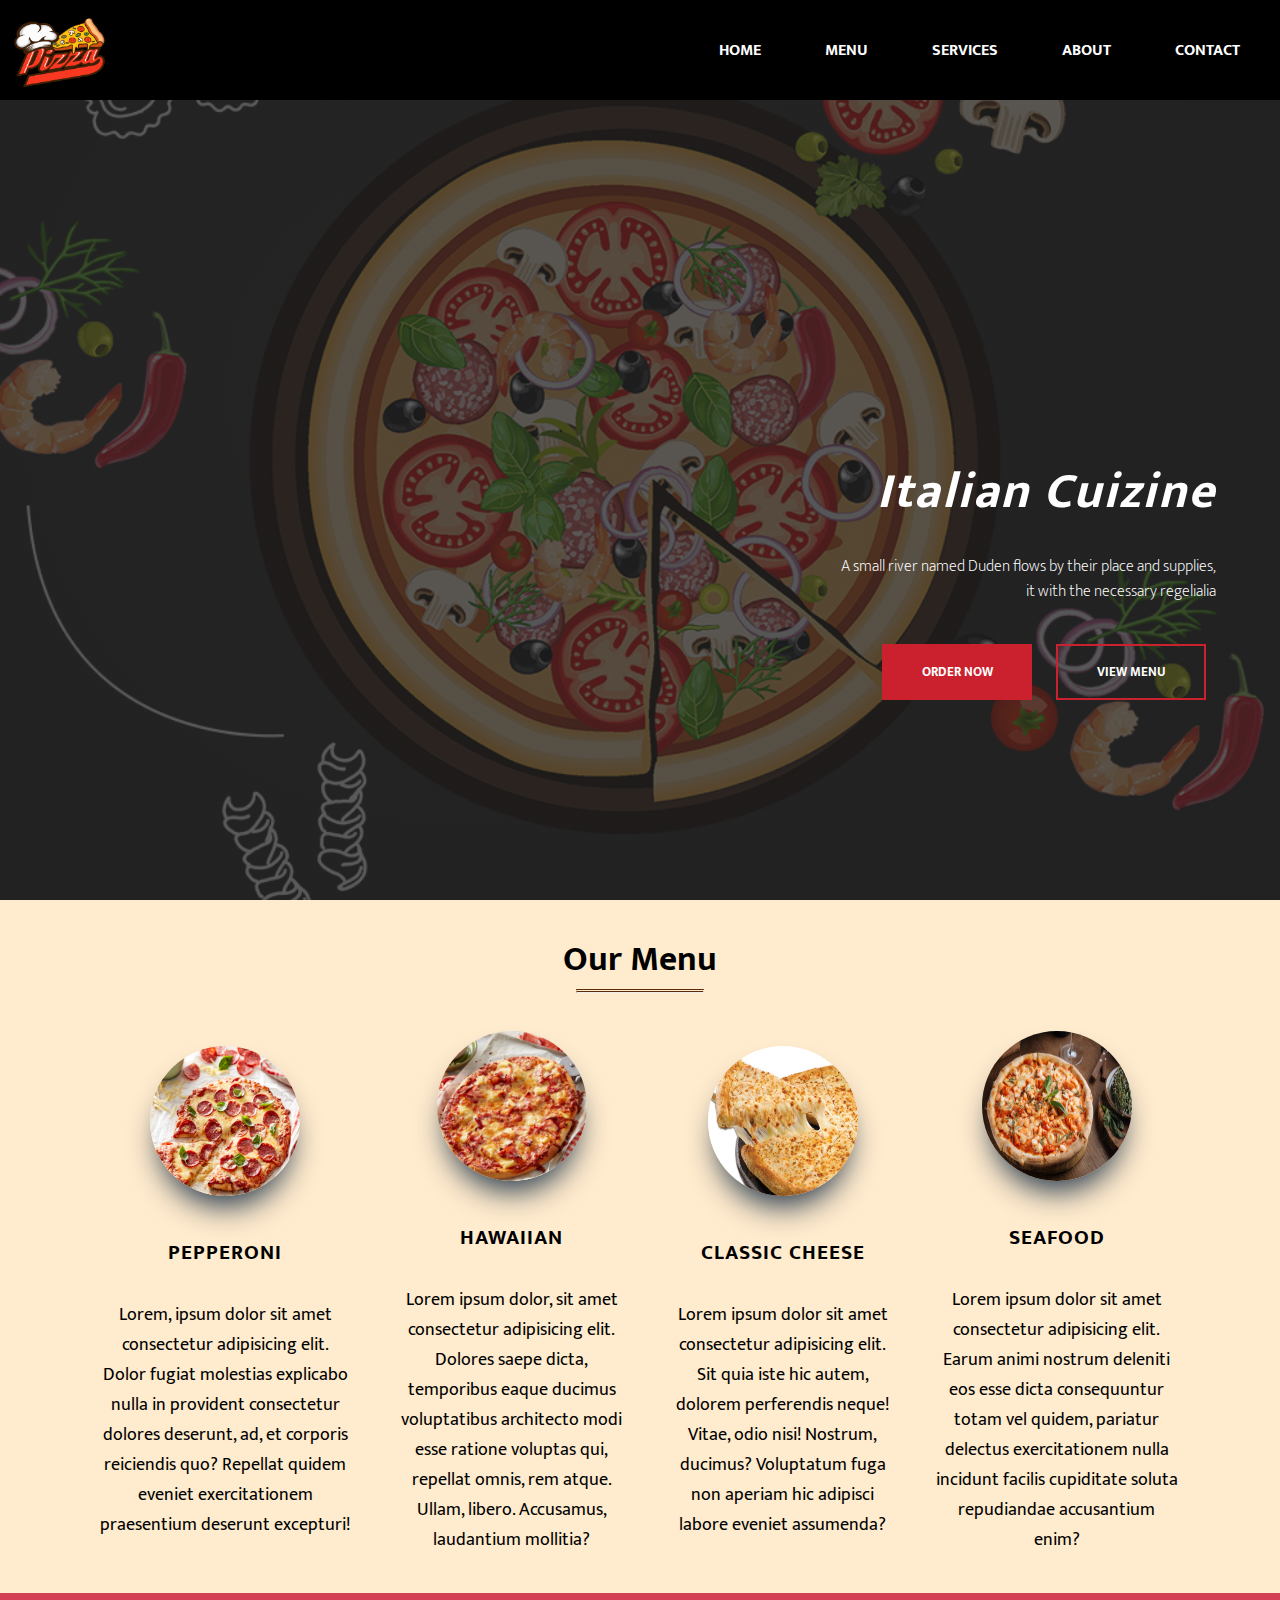
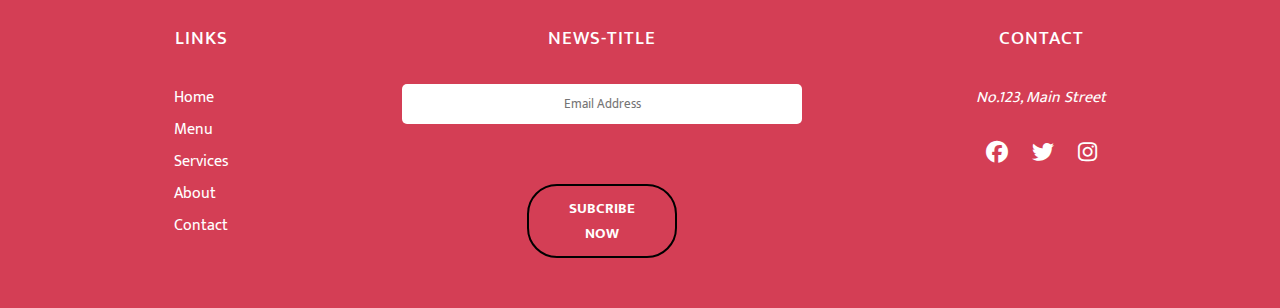
<file: index.html>
<!DOCTYPE html>
<html lang="en">
<head>
    <meta charset="UTF-8">
    <meta http-equiv="X-UA-Compatible" content="IE=edge">
    <meta name="viewport" content="width=device-width, initial-scale=1.0">
    <title>Document</title>
    <link rel="shortcut icon" href="images/Pizza-logo.png">
    <link rel="stylesheet" href="style.css">

    <link rel="preconnect" href="https://fonts.googleapis.com">
    <link rel="preconnect" href="https://fonts.gstatic.com" crossorigin>
    <link href="https://fonts.googleapis.com/css2?family=Roboto:wght@300&display=swap" rel="stylesheet">
    
    <link rel="preconnect" href="https://fonts.googleapis.com">
    <link rel="preconnect" href="https://fonts.gstatic.com" crossorigin>
    <link href="https://fonts.googleapis.com/css2?family=Mukta&display=swap" rel="stylesheet">

    <link rel="stylesheet" href="https://cdnjs.cloudflare.com/ajax/libs/font-awesome/6.1.1/css/all.min.css" >
</head>
<body>
    <!--Header Section-->
    <div class="header">
        <div class="navbar">
            <img src="images/Pizza-logo.png" width="100px" height="100px" alt="">
            <ul>
                <li><a href="#">Home</a></li>
                <li><a href="#">Menu</a></li>
                <li><a href="#">Services</a></li>
                <li><a href="#">About</a></li>
                <li><a href="#">Contact</a></li>
            </ul>
        </div>

        <div class="content">

            <h1> <i>Italian Cuizine</i></h1>

            <p>A small river named Duden flows by their place and supplies, <br>it with the necessary regelialia</p>

            <button class="btn-order">ORDER NOW</button>

            <button>VIEW MENU</button>

        </div>
    </div>

    <!--Content Section-->
    <div class="main-content">
        <h1>Our Menu</h1>
        <hr>
    <div class="content-section">
        <div class="col">
            <img src="images/MicrosoftTeams-image (32).png" alt="" class="pic">
            <h3>Pepperoni</h3>
            <p>Lorem, ipsum dolor sit amet consectetur adipisicing elit. Dolor fugiat molestias explicabo nulla in provident consectetur dolores deserunt, ad, et corporis reiciendis quo? Repellat quidem eveniet exercitationem praesentium deserunt excepturi!</p>
        </div>
        <div class="col">
            <img src="images/MicrosoftTeams-image (31).png" alt="" class="pic">
            <h3>Hawaiian</h3>
            <p>Lorem ipsum dolor, sit amet consectetur adipisicing elit. Dolores saepe dicta, temporibus eaque ducimus voluptatibus architecto modi esse ratione voluptas qui, repellat omnis, rem atque. Ullam, libero. Accusamus, laudantium mollitia?</p>
        </div>
        <div class="col">
            <img src="images/MicrosoftTeams-image (29).png" alt="" class="pic">
            <h3>Classic Cheese</h3>
            <p>Lorem ipsum dolor sit amet consectetur adipisicing elit. Sit quia iste hic autem, dolorem perferendis neque! Vitae, odio nisi! Nostrum, ducimus? Voluptatum fuga non aperiam hic adipisci labore eveniet assumenda?</p>
        </div>
        <div class="col">
            <img src="images/MicrosoftTeams-image (30).png" alt="" class="pic">
            <h3>Seafood</h3>
            <p>Lorem ipsum dolor sit amet consectetur adipisicing elit. Earum animi nostrum deleniti eos esse dicta consequuntur totam vel quidem, pariatur delectus exercitationem nulla incidunt facilis cupiditate soluta repudiandae accusantium enim?</p>
        </div>
    </div>
</div>

<!--Footer Section-->
<div class="footer">
    <div class="col-1">
        <h3>LINKS</h3>
        <a href="#">Home</a>
        <a href="#">Menu</a>
        <a href="#">Services</a>
        <a href="#">About</a>
        <a href="#">Contact</a>
    </div>
    <div class="col-2">
        <h3>NEWS-TITLE</h3>
        <form action="#">
            <input type="email" placeholder="Email Address" required> <br>
            <button type="submit">SUBCRIBE NOW</button>
        </form>
    </div>
    <div class="col-3">
        <h3>CONTACT</h3>
        <p><address>No.123, Main Street</address></p>
        <div class="social-links">
            <i class="fa-brands fa-facebook "></i>
            <i class="fa-brands fa-twitter "></i>
            <i class="fa-brands fa-instagram "></i>
        </div>
    </div>
</div>
</body>
</html>
</file>
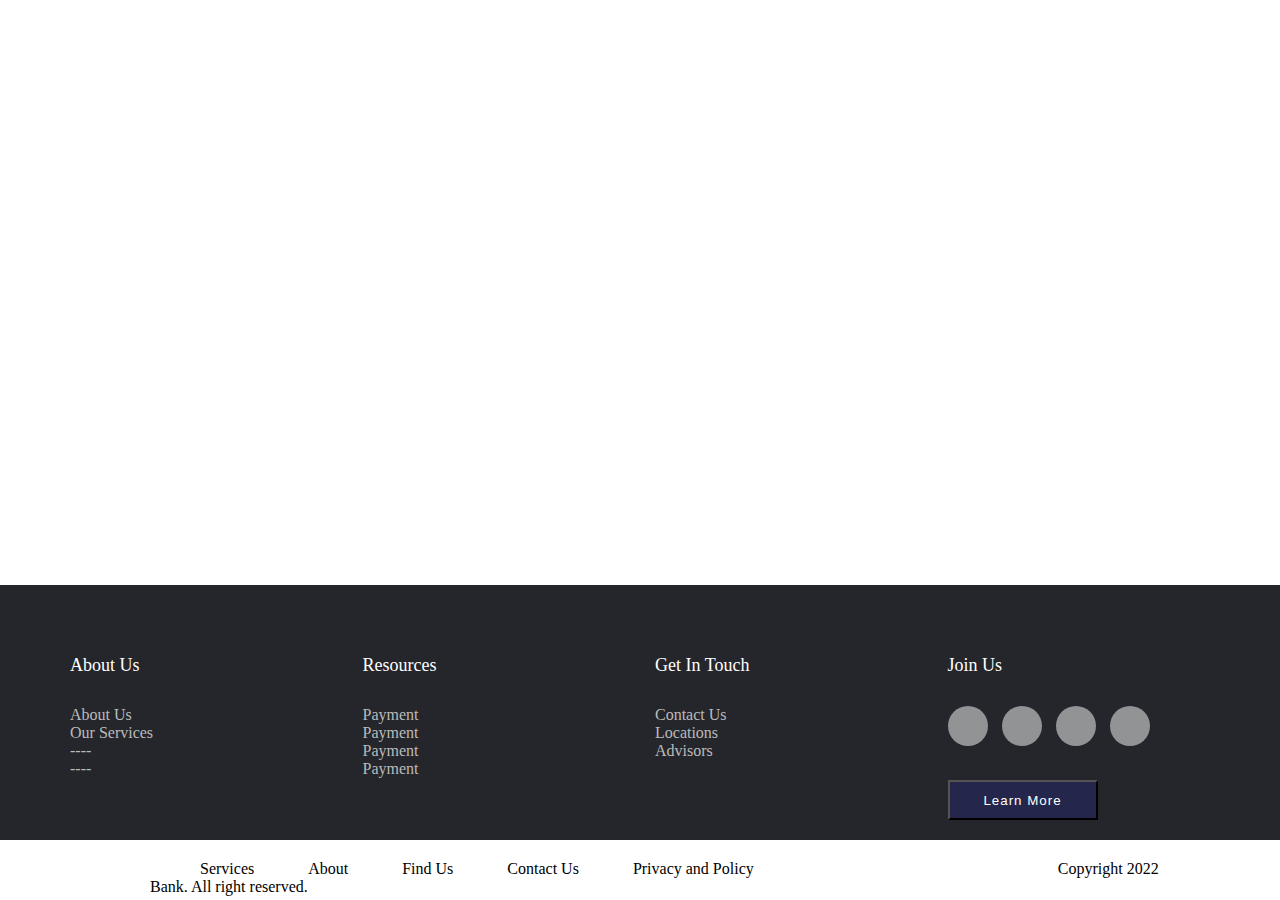
<file: footer.html>
<!DOCTYPE html>
<html lang="en">
<head>
    <meta charset="UTF-8">
    <meta http-equiv="X-UA-Compatible" content="IE=edge">
    <meta name="viewport" content="width=device-width, initial-scale=1.0">
    <title>Document</title>
    <link rel="stylesheet" href="footer-style.css">
    <link rel="stylesheet" href="https://cdnjs.cloudflare.com/ajax/libs/font-awesome/6.1.1/css/all.min.css" integrity="sha512-KfkfwYDsLkIlwQp6LFnl8zNdLGxu9YAA1QvwINks4PhcElQSvqcyVLLD9aMhXd13uQjoXtEKNosOWaZqXgel0g==" crossorigin="anonymous" referrerpolicy="no-referrer" />
</head>
<body>
   <footer class="footer">
       <div class="container">
           <div class="row">
               <div class="footer-col">
                   <h4>About Us</h4>
                   <ul>
                       <li><a href="#">About us</a></li>
                       <li><a href="#">Our Services</a></li>
                       <li><a href="#">----</a></li>
                       <li><a href="#">----</a></li>
                   </ul>
               </div>

               <div class="footer-col">
                <h4>Resources</h4>
                <ul>
                    <li><a href="#">Payment</a></li>
                    <li><a href="#">Payment</a></li>
                    <li><a href="#">Payment</a></li>
                    <li><a href="#">Payment</a></li>
                </ul>
            </div>

            <div class="footer-col">
                <h4>Get in Touch</h4>
                <ul>
                    <li><a href="#">Contact Us</a></li>
                    <li><a href="#">Locations</a></li>
                    <li><a href="#">Advisors</a></li>
                </ul>
            </div>

            <div class="footer-col">
                <h4>Join Us</h4>
                <div class="social-links">
                    <a href="#"><i class="fa-brands fa-facebook"></i></a>
                    <a href="#"><i class="fa-brands fa-twitter"></i></a>
                    <a href="#"><i class="fa-brands fa-youtube"></i></a>
                    <a href="#"><i class="fa-brands fa-telegram"></i></a>
                    
                </div>
                <button><a href="#">learn more</a></button>
            </div>
           </div>
       </div>
       
       <div class="sub-footer">
           <div class="sub-footer-content">
               <a href="">Services</a>
               <a href="">About</a>
               <a href="">Find Us</a>
               <a href="">Contact Us</a>
               <a href="">Privacy and Policy</a>
               <span>Copyright 2022 Bank. All right reserved.</span>
           </div>
       </div>
   </footer> 
</body>
</html>
</file>
<file: style.css>
*{
    margin: 0;
    padding: 0;
    font-family: 'Roboto', sans-serif;
    box-sizing: border-box;
}
/*Header Style*/
.header{
    width: 100%;
    height: 100vh;
    background-image:  linear-gradient(rgba(35,35,35,0.75), rgba(35,35,35,0.75)), url(images/pizza.jpg.jpg); /*(0,0,0,0.5)*/
    background-size: cover;
    background-position: center;
}

.navbar{
    width: 100%;
    /*margin: auto;*/
    display: flex; /*The same line*/
    align-items: center;
    justify-content: space-between;
    padding: 0 10px; /*top-bottom, left-right*/
    background-color: black;
}

.navbar ul li{
    list-style: none;
    display: inline-block;
    margin: 0 30px;
}

.navbar ul li a{
    text-decoration: none;
    color: #fff;
    text-transform: uppercase;
    
    font-weight: bold; /*optional*/
}

.navbar ul li a:hover{
    background-color: #cb202d;
    cursor: pointer;
    border: 10px;
    font-size: 18px;
    color: #ffffff;
    font-weight: bold;
    border-radius: 40px;
    width: 200px;
    padding: 10px 25px;
    transition: 0.3s;
    box-shadow: rgba(240, 46, 170, 0.4) 0px 5px, rgba(240, 46, 170, 0.3) 0px 10px, rgba(240, 46, 170, 0.2) 0px 15px, rgba(240, 46, 170, 0.1) 0px 20px, rgba(240, 46, 170, 0.05) 0px 25px;
}

.content{
    width: 100%;
    position: absolute;
    top: 50%;
    right: 5%;
    text-align: right;
    color: #fff;
}

.content h1{
    font-size: 50px;
    font-family: 'Mukta', sans-serif;
    letter-spacing: 2px;
}

.content p{
    margin: 20px auto;
    font-size: 16px;
    font-weight: 100;
    line-height: 25px;
}

button{
    width: 150px;
    padding: 15px 0;
    margin: 20px 10px;
    font-weight: bold;
    border: 2px solid #cb202d; /*#d43e55*/
    background: transparent;
    color: #fff;
}

.btn-order{
    background-color: #cb202d;
}

.btn-order:hover{
    background: transparent;
}

button:hover{
    background-color: #cb202d;
    box-shadow: -1px 2px 10px 1px rgba(236,232,232,0.75);
}

/* Content Style */
.main-content{
    background-color: blanchedalmond;
    width: 100%;
}

.main-content h1{
    text-align: center;
    padding: 30px 0 0;
    font-size: 2.2em;
}

.main-content hr{
    width: 10%;
    border-top: 3px double rgb(90,42,9);
    margin: auto;
}
.content-section{
    width: 100vw;
    height: 600px;
    padding: 0 80px; /*top, left-right, bottom*/
    display: flex;
    justify-content: space-between; /*horixandal change*/
    align-items: center; /*vertical change*/
}

.content-section .col{
    text-align: center;
    margin: 20px;
}

.pic{
    border-radius: 80px;
    width: 150px;
    height: 150px;
    box-shadow: rgb(38, 57, 77) 0px 20px 30px -10px;
}

.content-section h3{
    margin: 30px 0;
    text-transform: uppercase;
    letter-spacing: 1px;
    font-size: 1.3em;
    /*font-family*/
}

.content-section p{
    font-size: 18px;
}

/* Footer-2 Style */
*{
    margin: 0;
    padding: 0;
    font-family: 'Mukta', sans-serif;
}

.footer{
    /*position: absolute;
    bottom: 0;
    right: 0;
    */
    width: 100%;
    background-color: #d43e55;/*#d43e55*/
    color: #fff;
    padding: 30px 0; /*Top-bottom, left-right*/
    display: flex;
    justify-content: center;
}

.footer div{
    text-align: center;
}

.footer div h3{
    margin-bottom: 30px;
    letter-spacing: 1px;
    font-weight: 500;
}

.footer .col-1 a{
    text-decoration: none;
    display: block;
    color: #fff;
    text-align: left;
    margin-bottom: 5px;
}

.footer .col-2{
    flex-grow: 0.5;
}

form input{
    width: 400px;
    height: 40px;
    border-radius: 5px;
    text-align: center;
    border: none;
    outline: none;
    margin-bottom: 40px;
}

form button{
    padding: 10px 30px;
    border: 2px solid black;
    border-radius: 30px;
    background: transparent;
    color: #fff;
    font-size: 15px;
}

.social-links{
    margin-top: 30px;
}

.social-links i{
    font-size: 22px;
    margin: 0 10px 0; /*Top, left-right, bottom*/
}
</file>
<file: footer-style.css>
*{
    margin: 0;
    padding: 0;
    box-sizing: border-box;
}
.footer{
    position: absolute;
    bottom: 0;
    left: 0;
    right: 0;
}
.container{
    max-width: 1170px;
    margin: auto;
}
.row{
    display: flex;
    flex-wrap: wrap;
}
ul{
    list-style: none;
}

.footer{
    background-color: #24262b;
    padding-top: 70px;
}
.footer-col{
    width: 25%;
    padding: 0 15px;
}
.footer-col h4{
    font-size: 18px;
    color: #ffffff;
    text-transform: capitalize;
    margin-bottom: 30px;
    font-weight: 500;
    position: relative;
}
.footer-col ul li a{
    font-size: 16px;
    text-transform: capitalize;
    text-decoration: none;
    font-weight: 300;
    color: #bbbbbb;
    display: block;
    transition: all 0.3s ease;
}
.footer-col ul li a:hover{
    color: #ffffff;
    padding-left: 10px;
}
.footer-col .social-links a{
    display: inline-block;
    height: 40px;
    width: 40px;
    background-color: rgba(255,255, 255, 0.5);
    margin: 0 10px 10px 0;
    text-align: center;
    line-height: 40px;
    border-radius: 50%;
    color: #ffffff;
    transition: all 0.5s ease;
}
.footer-col .social-links a:{
    color: #24264b;
    background-color: #ffffff;
}
.footer-col button {
    color: #ffffff;
    background-color: #24264b;
    width: 150px;
    height: 40px;
    margin-top: 20px;
    margin-bottom: 20px;
    text-align: center;
    text-decoration: none;
}
.footer-col button a{
    text-decoration: none;
    color: #ffffff;
    text-transform: capitalize;
    letter-spacing: 1px;
}
.footer-col button:hover{
    background-color: #24264b;
}
.footer-col button a:hover{
    color: #ffffff;
}
.sub-footer{
    width: 100vw;
    background-color: #ffffff;
    height: 60px;
    
}
.sub-footer-content{
    width: 80vw;
    margin: auto 150px;
    padding-top: 20px;
}
.sub-footer-content a{
    margin-left: 50px;
    text-decoration: none;
    color: black;
    font-weight: 500;
}
.sub-footer-content span{
    margin-left: 300px; /*200px*/
}
</file>
